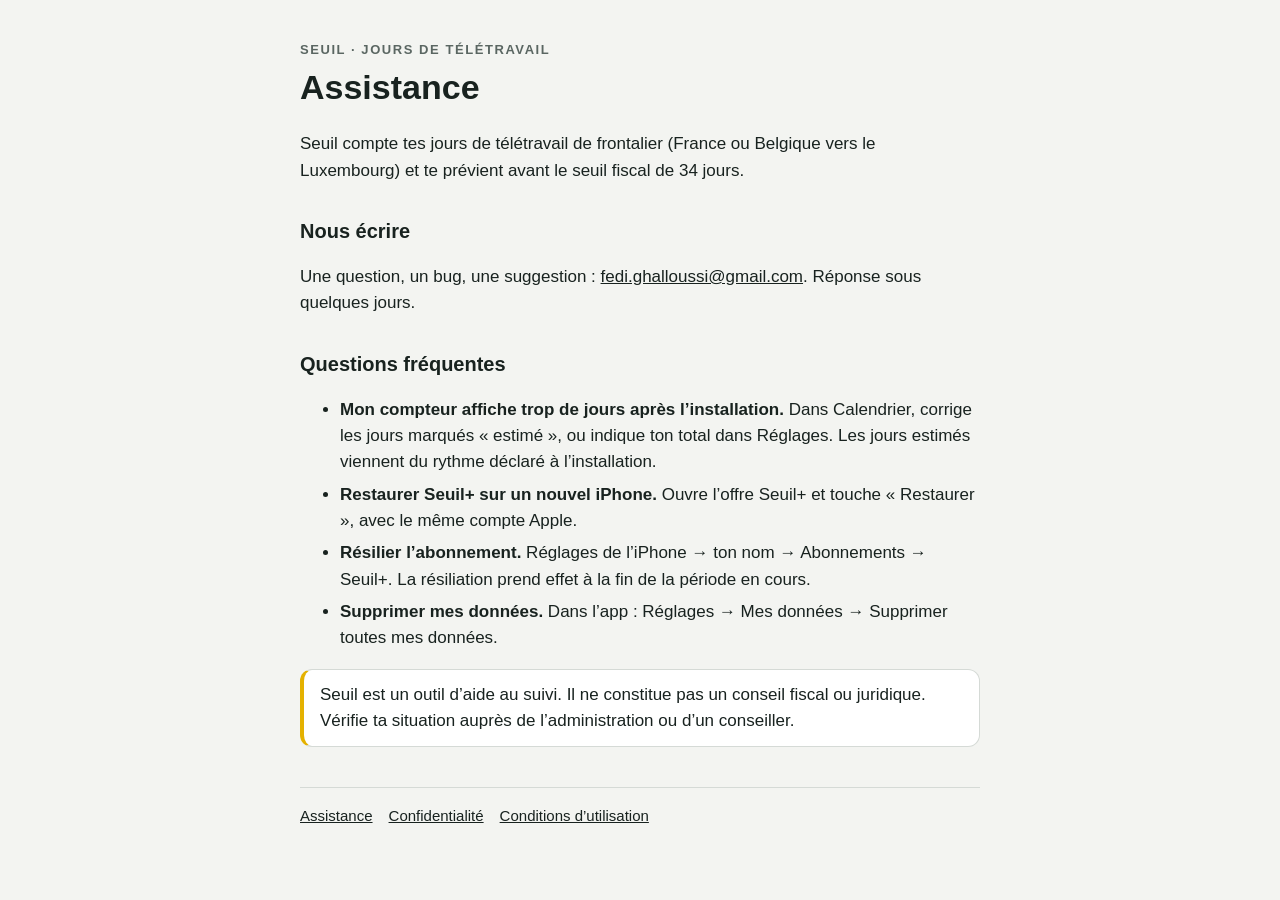
<file: index.html>
<!doctype html><html lang="fr"><head><meta charset="utf-8"><meta name="viewport" content="width=device-width,initial-scale=1">
<title>Assistance · Seuil</title><link rel="stylesheet" href="style.css"></head><body><main><div class="eyebrow">Seuil · Jours de télétravail</div>
<h1>Assistance</h1>
<p>Seuil compte tes jours de télétravail de frontalier (France ou Belgique vers le Luxembourg) et te prévient avant le seuil fiscal de 34 jours.</p>
<h2>Nous écrire</h2>
<p>Une question, un bug, une suggestion : <a href="mailto:fedi.ghalloussi@gmail.com?subject=Seuil">fedi.ghalloussi@gmail.com</a>. Réponse sous quelques jours.</p>
<h2>Questions fréquentes</h2>
<ul>
<li><strong>Mon compteur affiche trop de jours après l’installation.</strong> Dans Calendrier, corrige les jours marqués « estimé », ou indique ton total dans Réglages. Les jours estimés viennent du rythme déclaré à l’installation.</li>
<li><strong>Restaurer Seuil+ sur un nouvel iPhone.</strong> Ouvre l’offre Seuil+ et touche « Restaurer », avec le même compte Apple.</li>
<li><strong>Résilier l’abonnement.</strong> Réglages de l’iPhone → ton nom → Abonnements → Seuil+. La résiliation prend effet à la fin de la période en cours.</li>
<li><strong>Supprimer mes données.</strong> Dans l’app : Réglages → Mes données → Supprimer toutes mes données.</li>
</ul>
<p class="note">Seuil est un outil d’aide au suivi. Il ne constitue pas un conseil fiscal ou juridique. Vérifie ta situation auprès de l’administration ou d’un conseiller.</p>
<nav><a href="./">Assistance</a><a href="confidentialite">Confidentialité</a><a href="cgu">Conditions d’utilisation</a></nav>
</main></body></html>
</file>
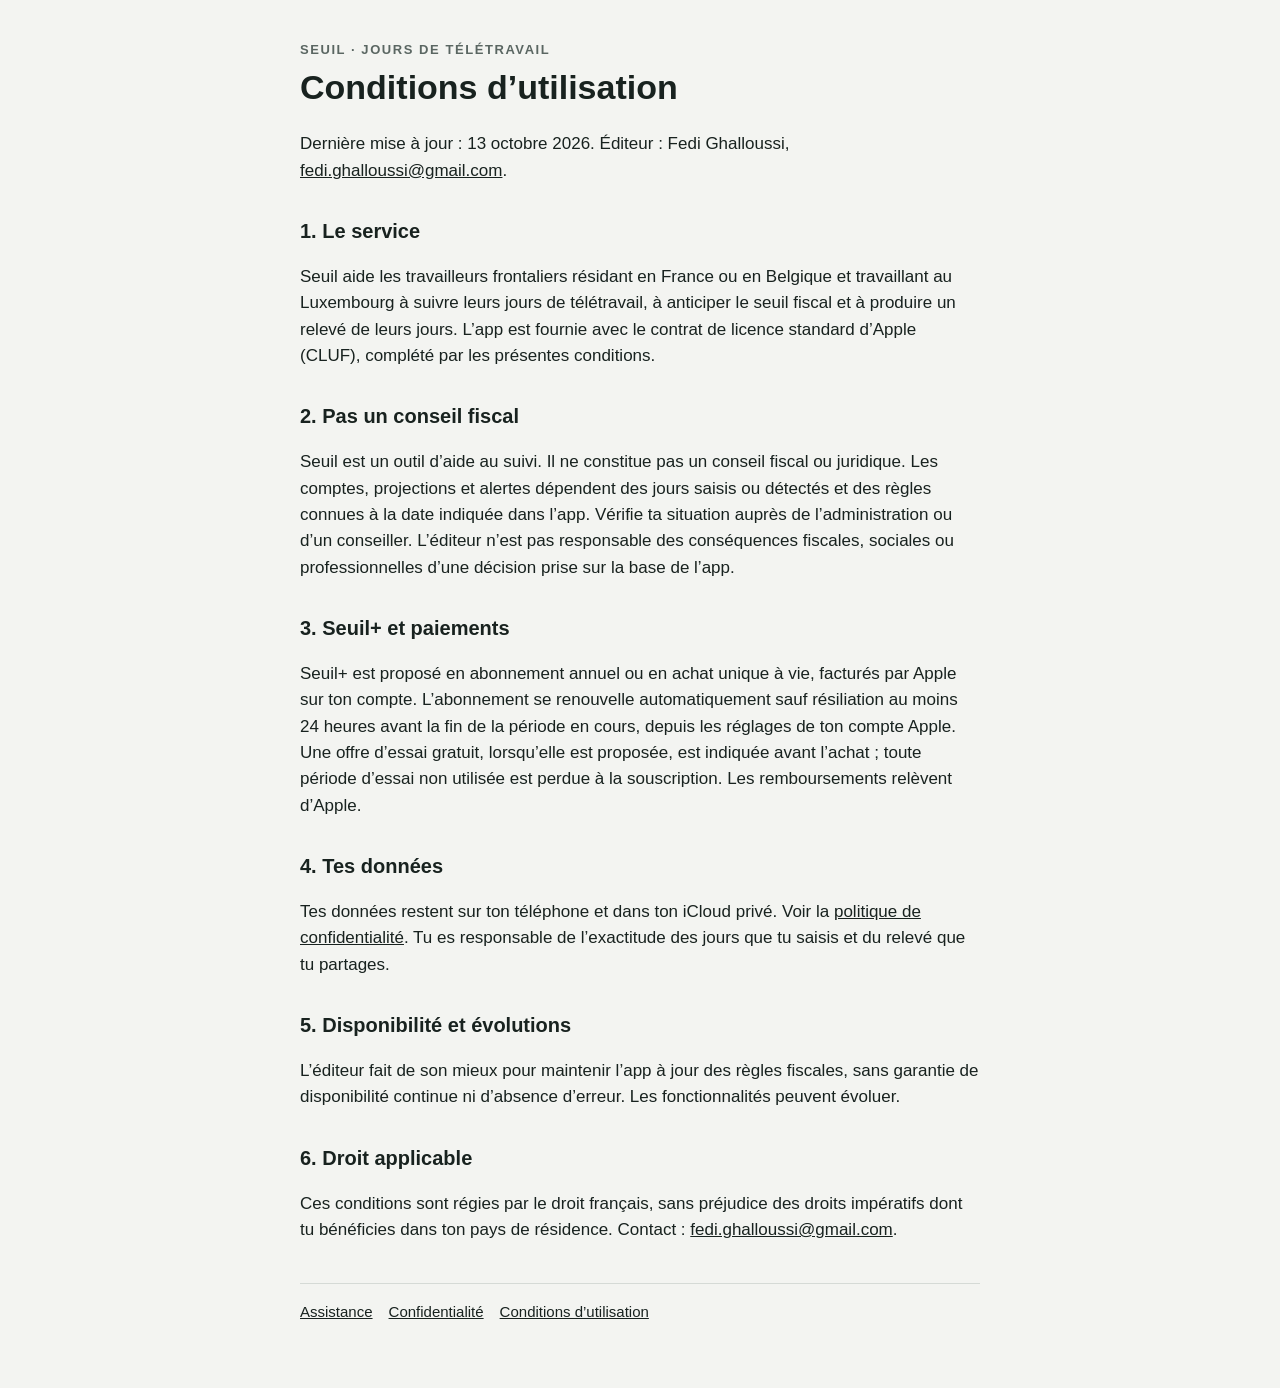
<file: cgu.html>
<!doctype html><html lang="fr"><head><meta charset="utf-8"><meta name="viewport" content="width=device-width,initial-scale=1">
<title>Conditions d’utilisation · Seuil</title><link rel="stylesheet" href="style.css"></head><body><main><div class="eyebrow">Seuil · Jours de télétravail</div>
<h1>Conditions d’utilisation</h1>
<p>Dernière mise à jour : 13 octobre 2026. Éditeur : Fedi Ghalloussi, <a href="mailto:fedi.ghalloussi@gmail.com">fedi.ghalloussi@gmail.com</a>.</p>
<h2>1. Le service</h2>
<p>Seuil aide les travailleurs frontaliers résidant en France ou en Belgique et travaillant au Luxembourg à suivre leurs jours de télétravail, à anticiper le seuil fiscal et à produire un relevé de leurs jours. L’app est fournie avec le contrat de licence standard d’Apple (CLUF), complété par les présentes conditions.</p>
<h2>2. Pas un conseil fiscal</h2>
<p>Seuil est un outil d’aide au suivi. Il ne constitue pas un conseil fiscal ou juridique. Les comptes, projections et alertes dépendent des jours saisis ou détectés et des règles connues à la date indiquée dans l’app. Vérifie ta situation auprès de l’administration ou d’un conseiller. L’éditeur n’est pas responsable des conséquences fiscales, sociales ou professionnelles d’une décision prise sur la base de l’app.</p>
<h2>3. Seuil+ et paiements</h2>
<p>Seuil+ est proposé en abonnement annuel ou en achat unique à vie, facturés par Apple sur ton compte. L’abonnement se renouvelle automatiquement sauf résiliation au moins 24 heures avant la fin de la période en cours, depuis les réglages de ton compte Apple. Une offre d’essai gratuit, lorsqu’elle est proposée, est indiquée avant l’achat ; toute période d’essai non utilisée est perdue à la souscription. Les remboursements relèvent d’Apple.</p>
<h2>4. Tes données</h2>
<p>Tes données restent sur ton téléphone et dans ton iCloud privé. Voir la <a href="confidentialite">politique de confidentialité</a>. Tu es responsable de l’exactitude des jours que tu saisis et du relevé que tu partages.</p>
<h2>5. Disponibilité et évolutions</h2>
<p>L’éditeur fait de son mieux pour maintenir l’app à jour des règles fiscales, sans garantie de disponibilité continue ni d’absence d’erreur. Les fonctionnalités peuvent évoluer.</p>
<h2>6. Droit applicable</h2>
<p>Ces conditions sont régies par le droit français, sans préjudice des droits impératifs dont tu bénéficies dans ton pays de résidence. Contact : <a href="mailto:fedi.ghalloussi@gmail.com">fedi.ghalloussi@gmail.com</a>.</p>
<nav><a href="./">Assistance</a><a href="confidentialite">Confidentialité</a><a href="cgu">Conditions d’utilisation</a></nav></main></body></html>
</file>
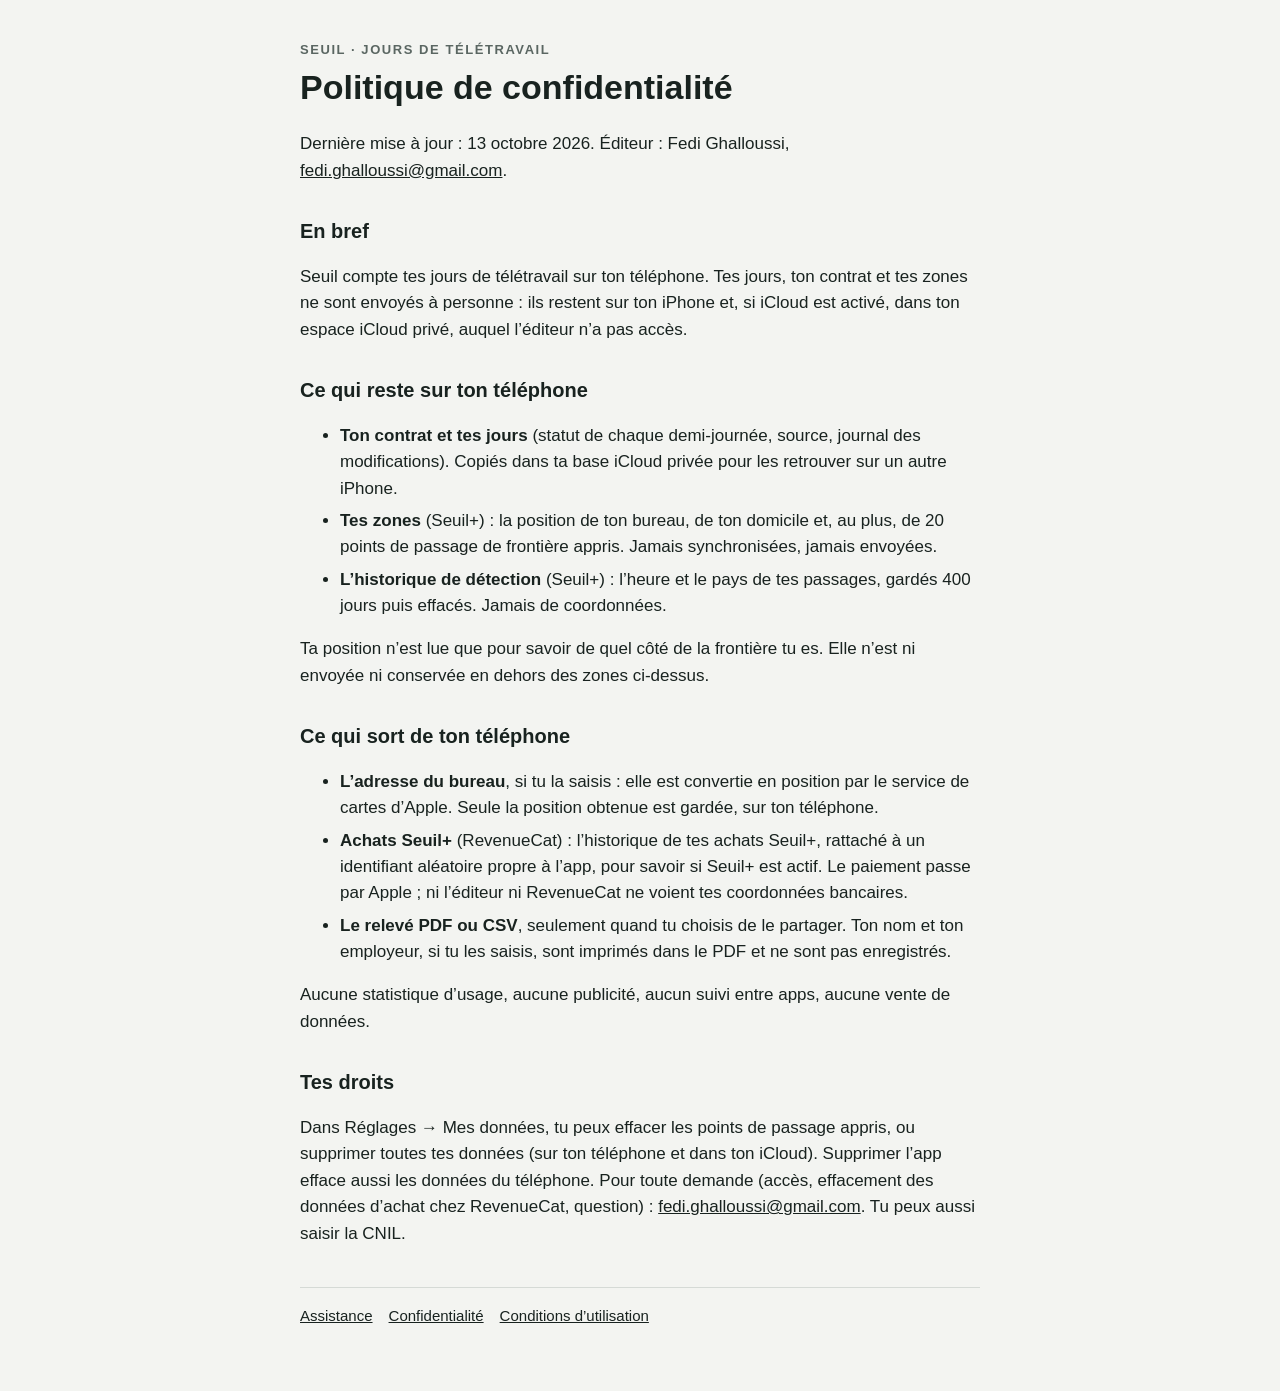
<file: confidentialite.html>
<!doctype html><html lang="fr"><head><meta charset="utf-8"><meta name="viewport" content="width=device-width,initial-scale=1">
<title>Confidentialité · Seuil</title><link rel="stylesheet" href="style.css"></head><body><main><div class="eyebrow">Seuil · Jours de télétravail</div>
<h1>Politique de confidentialité</h1>
<p>Dernière mise à jour : 13 octobre 2026. Éditeur : Fedi Ghalloussi, <a href="mailto:fedi.ghalloussi@gmail.com">fedi.ghalloussi@gmail.com</a>.</p>
<h2>En bref</h2>
<p>Seuil compte tes jours de télétravail sur ton téléphone. Tes jours, ton contrat et tes zones ne sont envoyés à personne : ils restent sur ton iPhone et, si iCloud est activé, dans ton espace iCloud privé, auquel l’éditeur n’a pas accès.</p>
<h2>Ce qui reste sur ton téléphone</h2>
<ul>
<li><strong>Ton contrat et tes jours</strong> (statut de chaque demi-journée, source, journal des modifications). Copiés dans ta base iCloud privée pour les retrouver sur un autre iPhone.</li>
<li><strong>Tes zones</strong> (Seuil+) : la position de ton bureau, de ton domicile et, au plus, de 20 points de passage de frontière appris. Jamais synchronisées, jamais envoyées.</li>
<li><strong>L’historique de détection</strong> (Seuil+) : l’heure et le pays de tes passages, gardés 400 jours puis effacés. Jamais de coordonnées.</li>
</ul>
<p>Ta position n’est lue que pour savoir de quel côté de la frontière tu es. Elle n’est ni envoyée ni conservée en dehors des zones ci-dessus.</p>
<h2>Ce qui sort de ton téléphone</h2>
<ul>
<li><strong>L’adresse du bureau</strong>, si tu la saisis : elle est convertie en position par le service de cartes d’Apple. Seule la position obtenue est gardée, sur ton téléphone.</li>
<li><strong>Achats Seuil+</strong> (RevenueCat) : l’historique de tes achats Seuil+, rattaché à un identifiant aléatoire propre à l’app, pour savoir si Seuil+ est actif. Le paiement passe par Apple ; ni l’éditeur ni RevenueCat ne voient tes coordonnées bancaires.</li>
<li><strong>Le relevé PDF ou CSV</strong>, seulement quand tu choisis de le partager. Ton nom et ton employeur, si tu les saisis, sont imprimés dans le PDF et ne sont pas enregistrés.</li>
</ul>
<p>Aucune statistique d’usage, aucune publicité, aucun suivi entre apps, aucune vente de données.</p>
<h2>Tes droits</h2>
<p>Dans Réglages → Mes données, tu peux effacer les points de passage appris, ou supprimer toutes tes données (sur ton téléphone et dans ton iCloud). Supprimer l’app efface aussi les données du téléphone. Pour toute demande (accès, effacement des données d’achat chez RevenueCat, question) : <a href="mailto:fedi.ghalloussi@gmail.com">fedi.ghalloussi@gmail.com</a>. Tu peux aussi saisir la CNIL.</p>
<nav><a href="./">Assistance</a><a href="confidentialite">Confidentialité</a><a href="cgu">Conditions d’utilisation</a></nav></main></body></html>
</file>
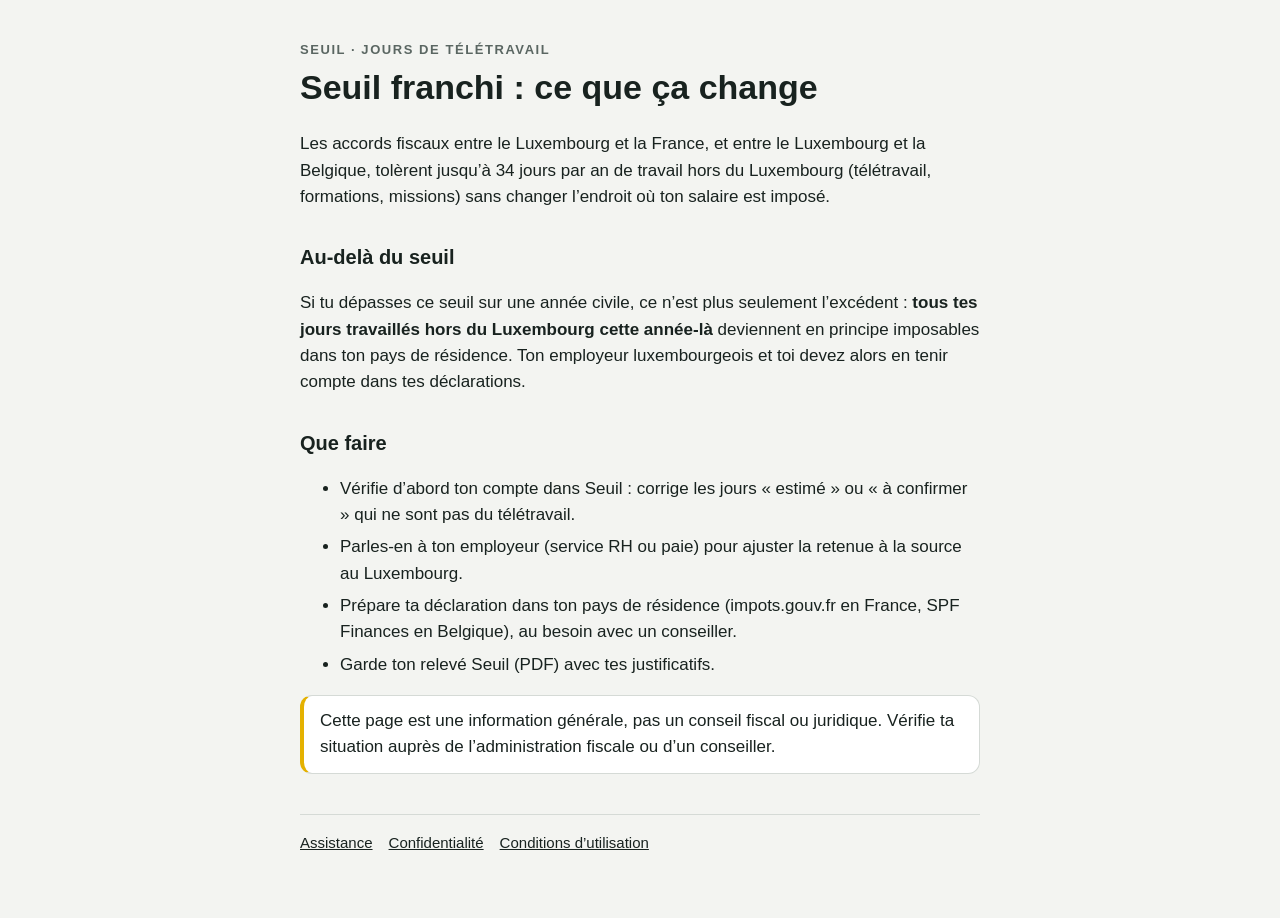
<file: seuil-franchi.html>
<!doctype html><html lang="fr"><head><meta charset="utf-8"><meta name="viewport" content="width=device-width,initial-scale=1">
<title>Seuil franchi · Seuil</title><link rel="stylesheet" href="style.css"></head><body><main><div class="eyebrow">Seuil · Jours de télétravail</div>
<h1>Seuil franchi : ce que ça change</h1>
<p>Les accords fiscaux entre le Luxembourg et la France, et entre le Luxembourg et la Belgique, tolèrent jusqu’à 34 jours par an de travail hors du Luxembourg (télétravail, formations, missions) sans changer l’endroit où ton salaire est imposé.</p>
<h2>Au-delà du seuil</h2>
<p>Si tu dépasses ce seuil sur une année civile, ce n’est plus seulement l’excédent : <strong>tous tes jours travaillés hors du Luxembourg cette année-là</strong> deviennent en principe imposables dans ton pays de résidence. Ton employeur luxembourgeois et toi devez alors en tenir compte dans tes déclarations.</p>
<h2>Que faire</h2>
<ul>
<li>Vérifie d’abord ton compte dans Seuil : corrige les jours « estimé » ou « à confirmer » qui ne sont pas du télétravail.</li>
<li>Parles-en à ton employeur (service RH ou paie) pour ajuster la retenue à la source au Luxembourg.</li>
<li>Prépare ta déclaration dans ton pays de résidence (impots.gouv.fr en France, SPF Finances en Belgique), au besoin avec un conseiller.</li>
<li>Garde ton relevé Seuil (PDF) avec tes justificatifs.</li>
</ul>
<p class="note">Cette page est une information générale, pas un conseil fiscal ou juridique. Vérifie ta situation auprès de l’administration fiscale ou d’un conseiller.</p>
<nav><a href="./">Assistance</a><a href="confidentialite">Confidentialité</a><a href="cgu">Conditions d’utilisation</a></nav></main></body></html>
</file>
<file: style.css>
:root{--paper:#F3F4F1;--sheet:#FFFFFF;--ink:#18221F;--muted:#5A6662;--rule:#D5DAD6;--borne:#E4B100}
@media (prefers-color-scheme:dark){:root{--paper:#0F1413;--sheet:#182020;--ink:#E9EDEA;--muted:#9AA6A2;--rule:#2B3533;--borne:#F5C933}}
*{box-sizing:border-box}body{margin:0;background:var(--paper);color:var(--ink);font:17px/1.55 -apple-system,BlinkMacSystemFont,"Segoe UI",Roboto,sans-serif}
main{max-width:720px;margin:0 auto;padding:40px 20px 64px}
.eyebrow{font-size:13px;font-weight:600;letter-spacing:.12em;text-transform:uppercase;color:var(--muted)}
h1{font-size:34px;line-height:1.15;margin:8px 0 24px;font-stretch:expanded}
h2{font-size:20px;margin:32px 0 8px}
a{color:var(--ink)}nav{margin-top:40px;padding-top:16px;border-top:1px solid var(--rule);font-size:15px;color:var(--muted)}
nav a{margin-right:16px}.note{background:var(--sheet);border:1px solid var(--rule);border-left:4px solid var(--borne);border-radius:12px;padding:12px 16px}
li{margin:6px 0}
</file>
